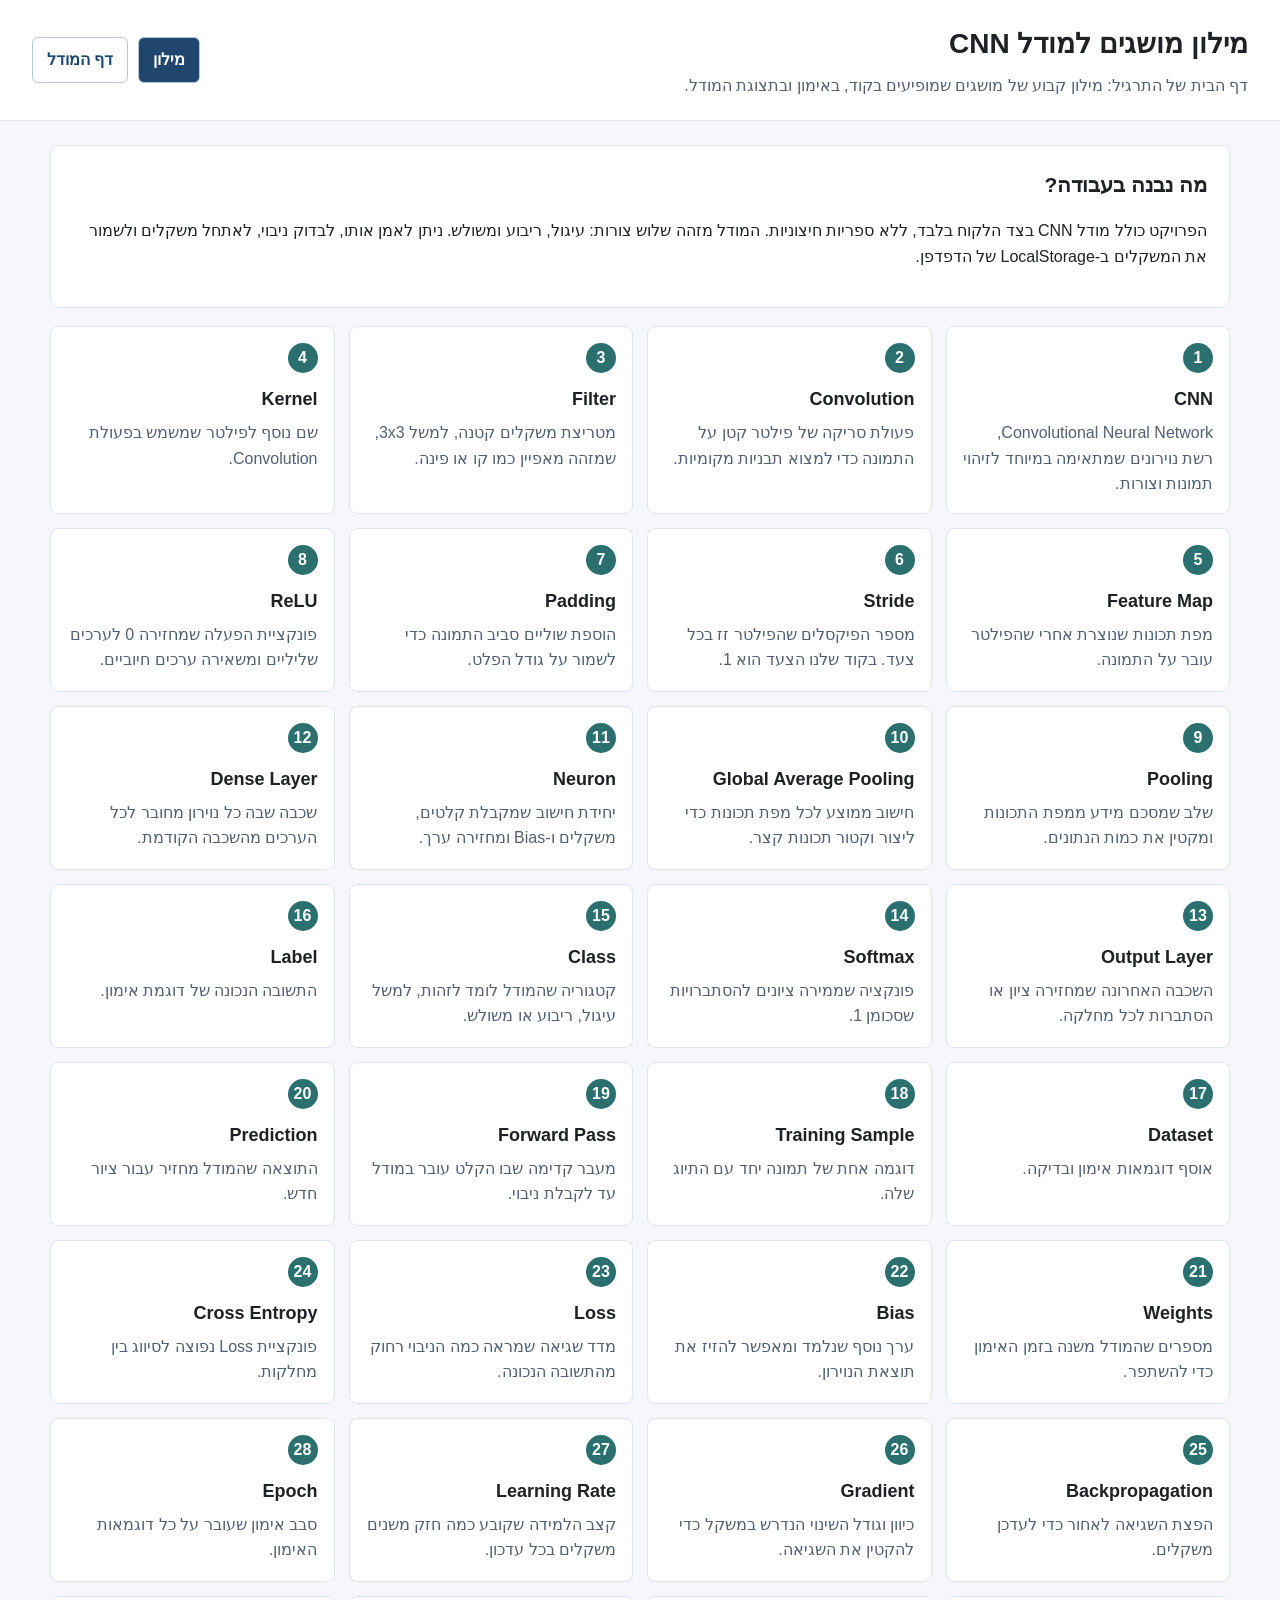
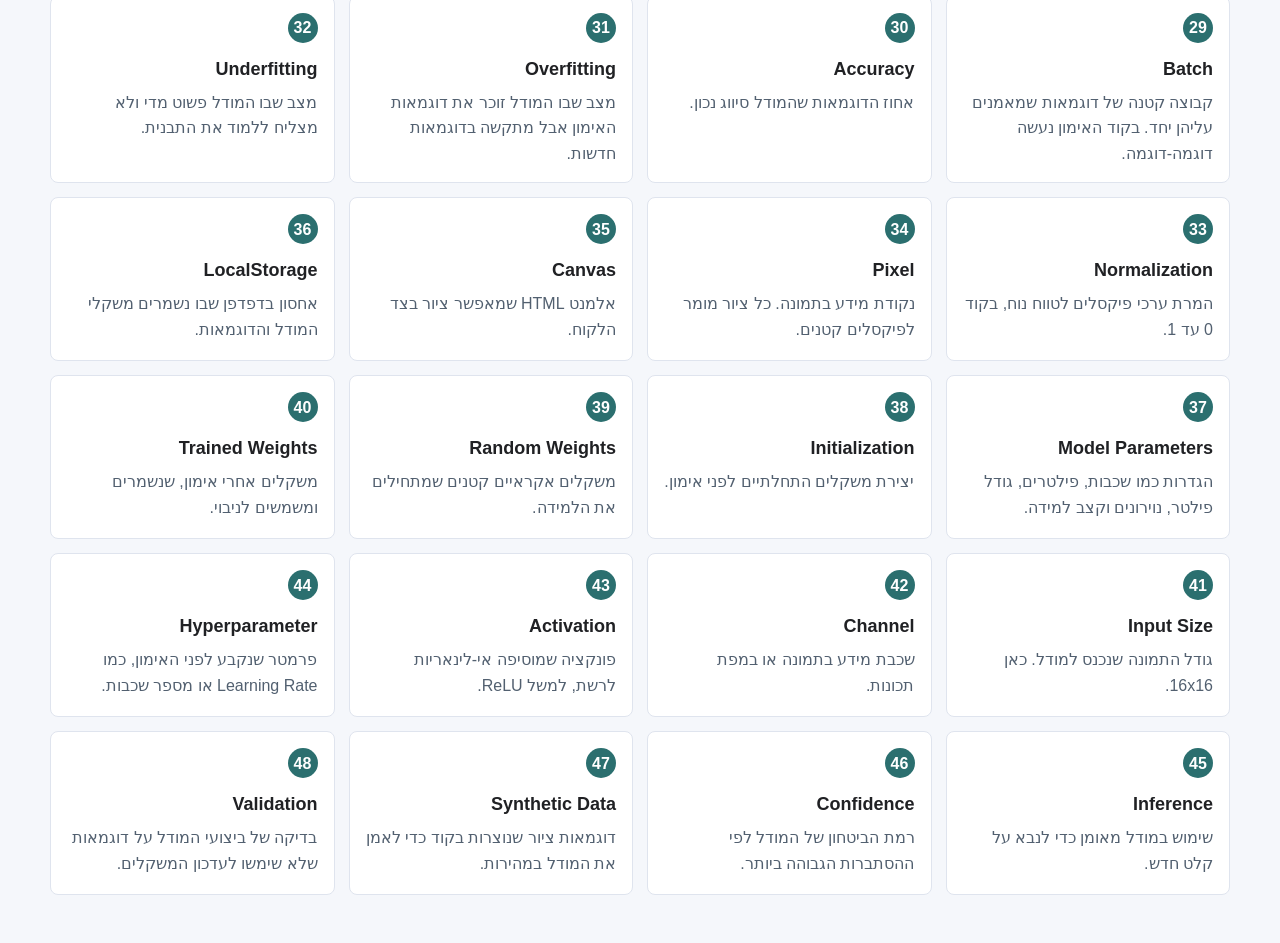
<file: index.html>
<!doctype html>
<html lang="he" dir="rtl">
  <head>
    <meta charset="UTF-8" />
    <meta name="viewport" content="width=device-width, initial-scale=1.0" />
    <title>מילון מושגי CNN</title>
    <link rel="stylesheet" href="style.css" />
  </head>
  <body>
    <header class="topbar">
      <div>
        <h1>מילון מושגים למודל CNN</h1>
        <p>
          דף הבית של התרגיל: מילון קבוע של מושגים שמופיעים בקוד, באימון ובתצוגת
          המודל.
        </p>
      </div>
      <nav>
        <a class="nav-link active" href="index.html">מילון</a>
        <a class="nav-link" href="model.html">דף המודל</a>
      </nav>
    </header>

    <main class="page dictionary-page">
      <section class="intro-band">
        <h2>מה נבנה בעבודה?</h2>
        <p>
          הפרויקט כולל מודל CNN בצד הלקוח בלבד, ללא ספריות חיצוניות. המודל מזהה
          שלוש צורות: עיגול, ריבוע ומשולש. ניתן לאמן אותו, לבדוק ניבוי, לאתחל
          משקלים ולשמור את המשקלים ב-LocalStorage של הדפדפן.
        </p>
      </section>

      <section class="dictionary-grid" id="dictionaryGrid"></section>
    </main>

    <script src="glossary.js"></script>
  </body>
</html>
</file>
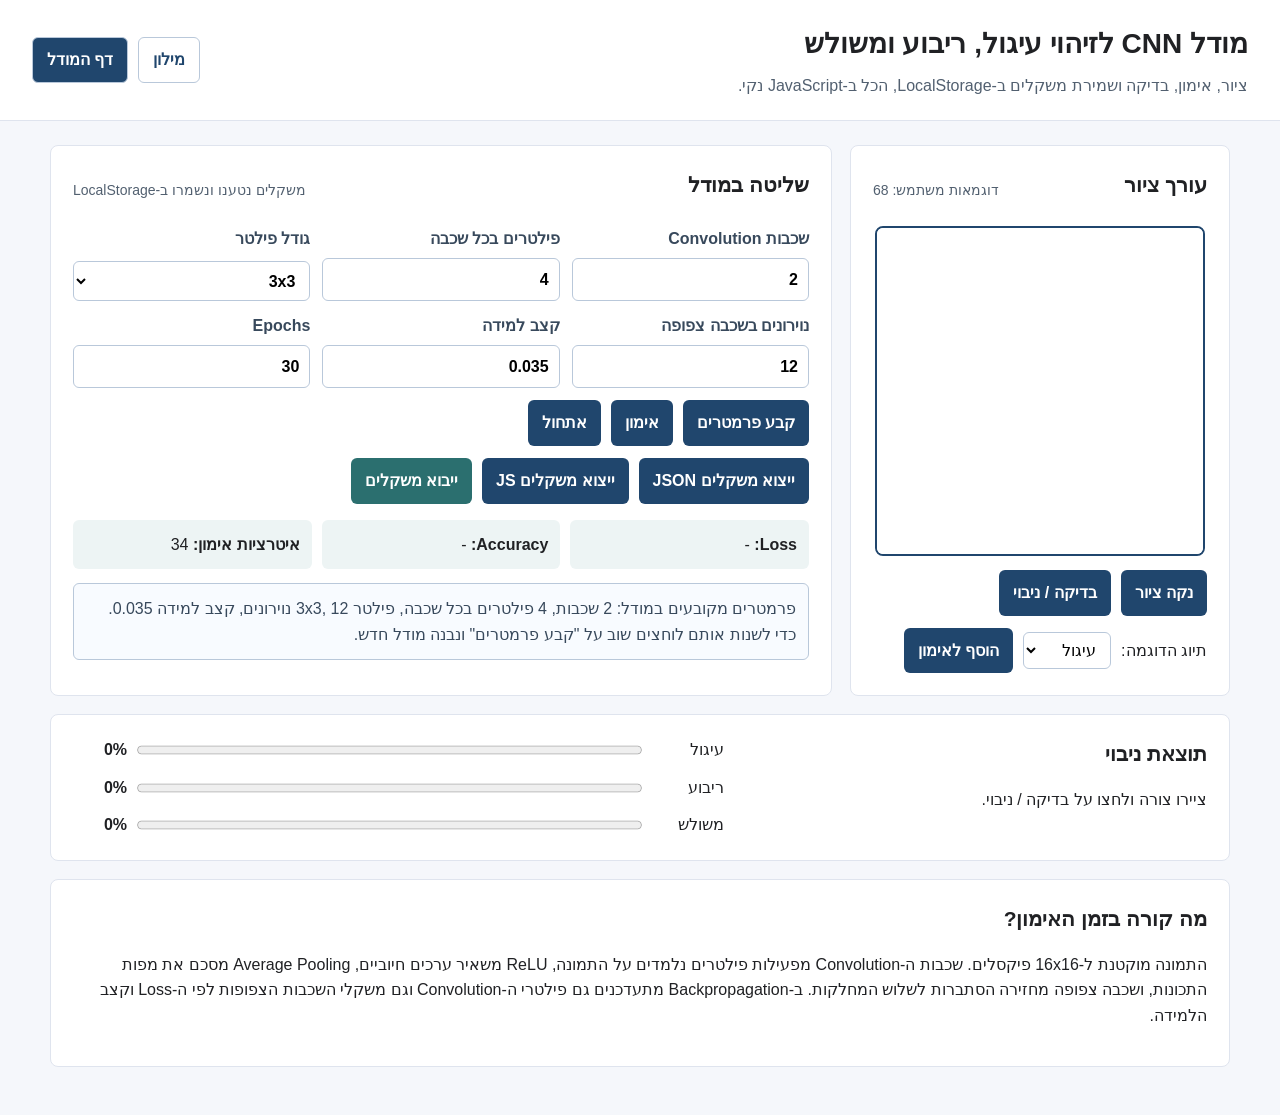
<file: model.html>
<!DOCTYPE html>
<html lang="he" dir="rtl">
<head>
  <meta charset="UTF-8">
  <meta name="viewport" content="width=device-width, initial-scale=1.0">
  <title>מודל CNN לזיהוי צורות</title>
  <link rel="stylesheet" href="style.css">
</head>
<body>
  <header class="topbar">
    <div>
      <h1>מודל CNN לזיהוי עיגול, ריבוע ומשולש</h1>
      <p>ציור, אימון, בדיקה ושמירת משקלים ב-LocalStorage, הכל ב-JavaScript נקי.</p>
    </div>
    <nav>
      <a class="nav-link" href="index.html">מילון</a>
      <a class="nav-link active" href="model.html">דף המודל</a>
    </nav>
  </header>

  <main class="page model-page">
    <section class="workspace">
      <div class="drawing-panel">
        <div class="panel-head">
          <h2>עורך ציור</h2>
          <span id="sampleCount">דוגמאות משתמש: 0</span>
        </div>
        <canvas id="drawCanvas" width="280" height="280" aria-label="משטח ציור"></canvas>
        <div class="button-row">
          <button id="clearCanvasBtn" type="button">נקה ציור</button>
          <button id="predictBtn" type="button">בדיקה / ניבוי</button>
        </div>
        <div class="label-row">
          <label for="labelSelect">תיוג הדוגמה:</label>
          <select id="labelSelect">
            <option value="circle">עיגול</option>
            <option value="square">ריבוע</option>
            <option value="triangle">משולש</option>
          </select>
          <button id="addSampleBtn" type="button">הוסף לאימון</button>
        </div>
      </div>

      <div class="controls-panel">
        <div class="panel-head">
          <h2>שליטה במודל</h2>
          <span id="modelStatus">נטען מודל...</span>
        </div>

        <div class="control-grid">
          <label>
            שכבות Convolution
            <input id="layerCount" type="number" min="1" max="3" value="2">
          </label>
          <label>
            פילטרים בכל שכבה
            <input id="filterCount" type="number" min="2" max="8" value="4">
          </label>
          <label>
            גודל פילטר
            <select id="filterSize">
              <option value="3">3x3</option>
              <option value="5">5x5</option>
            </select>
          </label>
          <label>
            נוירונים בשכבה צפופה
            <input id="hiddenNeurons" type="number" min="4" max="24" value="12">
          </label>
          <label>
            קצב למידה
            <input id="learningRate" type="number" min="0.001" max="0.2" step="0.001" value="0.025">
          </label>
          <label>
            Epochs
            <input id="epochs" type="number" min="1" max="200" value="30">
          </label>
        </div>

        <div class="button-row">
          <button id="buildBtn" type="button">קבע פרמטרים</button>
          <button id="trainBtn" type="button">אימון</button>
          <button id="resetBtn" type="button">אתחול</button>
        </div>

        <div class="button-row">
          <button id="exportJsonBtn" type="button">ייצוא משקלים JSON</button>
          <button id="exportJsBtn" type="button">ייצוא משקלים JS</button>
          <label class="file-label" for="importModelInput">ייבוא משקלים</label>
          <input id="importModelInput" class="hidden-file" type="file" accept=".json,.js,application/json">
        </div>

        <div class="metrics">
          <div><strong>Loss:</strong> <span id="lossValue">-</span></div>
          <div><strong>Accuracy:</strong> <span id="accuracyValue">-</span></div>
          <div><strong>איטרציות אימון:</strong> <span id="trainRuns">0</span></div>
        </div>

        <p class="active-config" id="activeConfig">
          הפרמטרים הפעילים יוצגו אחרי טעינת המודל.
        </p>
      </div>
    </section>

    <section class="results-band">
      <div>
        <h2>תוצאת ניבוי</h2>
        <p id="predictionText">ציירו צורה ולחצו על בדיקה / ניבוי.</p>
      </div>
      <div class="probabilities">
        <div><span>עיגול</span><progress id="probCircle" value="0" max="1"></progress><b id="probCircleText">0%</b></div>
        <div><span>ריבוע</span><progress id="probSquare" value="0" max="1"></progress><b id="probSquareText">0%</b></div>
        <div><span>משולש</span><progress id="probTriangle" value="0" max="1"></progress><b id="probTriangleText">0%</b></div>
      </div>
    </section>

    <section class="explain-band">
      <h2>מה קורה בזמן האימון?</h2>
      <p>
        התמונה מוקטנת ל-16x16 פיקסלים. שכבות ה-Convolution מפעילות פילטרים נלמדים על התמונה,
        ReLU משאיר ערכים חיוביים, Average Pooling מסכם את מפות התכונות, ושכבה צפופה מחזירה הסתברות
        לשלוש המחלקות. ב-Backpropagation מתעדכנים גם פילטרי ה-Convolution וגם משקלי השכבות הצפופות לפי ה-Loss וקצב הלמידה.
      </p>
    </section>
  </main>

  <script src="trained-model.js"></script>
  <script src="cnn.js"></script>
</body>
</html>
</file>
<file: style.css>
* {
  box-sizing: border-box;
}

body {
  margin: 0;
  font-family: Arial, Helvetica, sans-serif;
  color: #202124;
  background: #f5f7fb;
  line-height: 1.6;
}

.topbar {
  display: flex;
  align-items: center;
  justify-content: space-between;
  gap: 24px;
  padding: 22px 32px;
  background: #ffffff;
  border-bottom: 1px solid #dfe4ee;
}

.topbar h1 {
  margin: 0 0 6px;
  font-size: 28px;
}

.topbar p {
  margin: 0;
  color: #526070;
}

nav {
  display: flex;
  gap: 10px;
  flex-shrink: 0;
}

.nav-link {
  color: #20466d;
  text-decoration: none;
  border: 1px solid #b9c8da;
  background: #ffffff;
  border-radius: 6px;
  padding: 9px 14px;
  font-weight: bold;
}

.nav-link.active,
.nav-link:hover {
  color: #ffffff;
  background: #20466d;
}

.page {
  width: min(1180px, calc(100% - 32px));
  margin: 24px auto 48px;
}

.intro-band,
.requirements-band,
.results-band,
.explain-band,
.workspace > div {
  background: #ffffff;
  border: 1px solid #dfe4ee;
  border-radius: 8px;
  padding: 22px;
}

.intro-band h2,
.requirements-band h2,
.results-band h2,
.explain-band h2,
.panel-head h2 {
  margin: 0 0 10px;
  font-size: 21px;
}

.requirements-band {
  margin-top: 18px;
}

.requirements-band ul {
  margin: 0;
  padding-inline-start: 22px;
}

.requirements-band li {
  margin: 6px 0;
}

.dictionary-grid {
  display: grid;
  grid-template-columns: repeat(auto-fit, minmax(240px, 1fr));
  gap: 14px;
  margin-top: 18px;
}

.term-card {
  background: #ffffff;
  border: 1px solid #dfe4ee;
  border-radius: 8px;
  padding: 16px;
  min-height: 164px;
}

.term-card span {
  display: inline-flex;
  align-items: center;
  justify-content: center;
  width: 30px;
  height: 30px;
  border-radius: 50%;
  color: #ffffff;
  background: #2b6f6f;
  font-weight: bold;
}

.term-card h3 {
  margin: 12px 0 6px;
  font-size: 18px;
}

.term-card p {
  margin: 0;
  color: #526070;
}

.workspace {
  display: grid;
  grid-template-columns: 380px 1fr;
  gap: 18px;
}

.panel-head {
  display: flex;
  align-items: center;
  justify-content: space-between;
  gap: 12px;
  margin-bottom: 14px;
}

.panel-head span {
  color: #526070;
  font-size: 14px;
}

#drawCanvas {
  display: block;
  width: 100%;
  max-width: 330px;
  height: auto;
  margin: 0 auto 14px;
  background: #ffffff;
  border: 2px solid #20466d;
  border-radius: 8px;
  touch-action: none;
  cursor: crosshair;
}

.button-row,
.label-row {
  display: flex;
  align-items: center;
  flex-wrap: wrap;
  gap: 10px;
  margin-top: 12px;
}

button,
select,
input {
  font: inherit;
}

button {
  border: 0;
  border-radius: 6px;
  padding: 10px 14px;
  background: #20466d;
  color: #ffffff;
  font-weight: bold;
  cursor: pointer;
}

.file-label {
  border: 0;
  border-radius: 6px;
  padding: 10px 14px;
  background: #2b6f6f;
  color: #ffffff;
  font-weight: bold;
  cursor: pointer;
}

button:hover,
.file-label:hover {
  background: #183653;
}

button:disabled {
  opacity: 0.55;
  cursor: wait;
}

.hidden-file {
  display: none;
}

select,
input {
  border: 1px solid #b9c8da;
  border-radius: 6px;
  padding: 8px 10px;
  background: #ffffff;
}

.control-grid {
  display: grid;
  grid-template-columns: repeat(auto-fit, minmax(180px, 1fr));
  gap: 12px;
}

.control-grid label {
  display: grid;
  gap: 6px;
  color: #38495c;
  font-weight: bold;
}

.metrics {
  display: grid;
  grid-template-columns: repeat(3, 1fr);
  gap: 10px;
  margin-top: 16px;
}

.metrics div {
  background: #edf4f4;
  border-radius: 6px;
  padding: 12px;
}

.active-config {
  margin: 14px 0 0;
  padding: 12px;
  border: 1px solid #b9c8da;
  border-radius: 6px;
  background: #f8fbff;
  color: #38495c;
}

.results-band {
  display: grid;
  grid-template-columns: 1fr 1.4fr;
  gap: 18px;
  margin-top: 18px;
}

.probabilities {
  display: grid;
  gap: 12px;
}

.probabilities div {
  display: grid;
  grid-template-columns: 72px 1fr 54px;
  gap: 10px;
  align-items: center;
}

progress {
  width: 100%;
  height: 18px;
}

.explain-band {
  margin-top: 18px;
}

@media (max-width: 820px) {
  .topbar,
  .workspace,
  .results-band {
    grid-template-columns: 1fr;
  }

  .topbar {
    display: grid;
    padding: 18px;
  }

  nav,
  .button-row,
  .label-row {
    width: 100%;
  }

  .nav-link,
  button {
    flex: 1;
    text-align: center;
  }

  .metrics {
    grid-template-columns: 1fr;
  }
}
</file>
